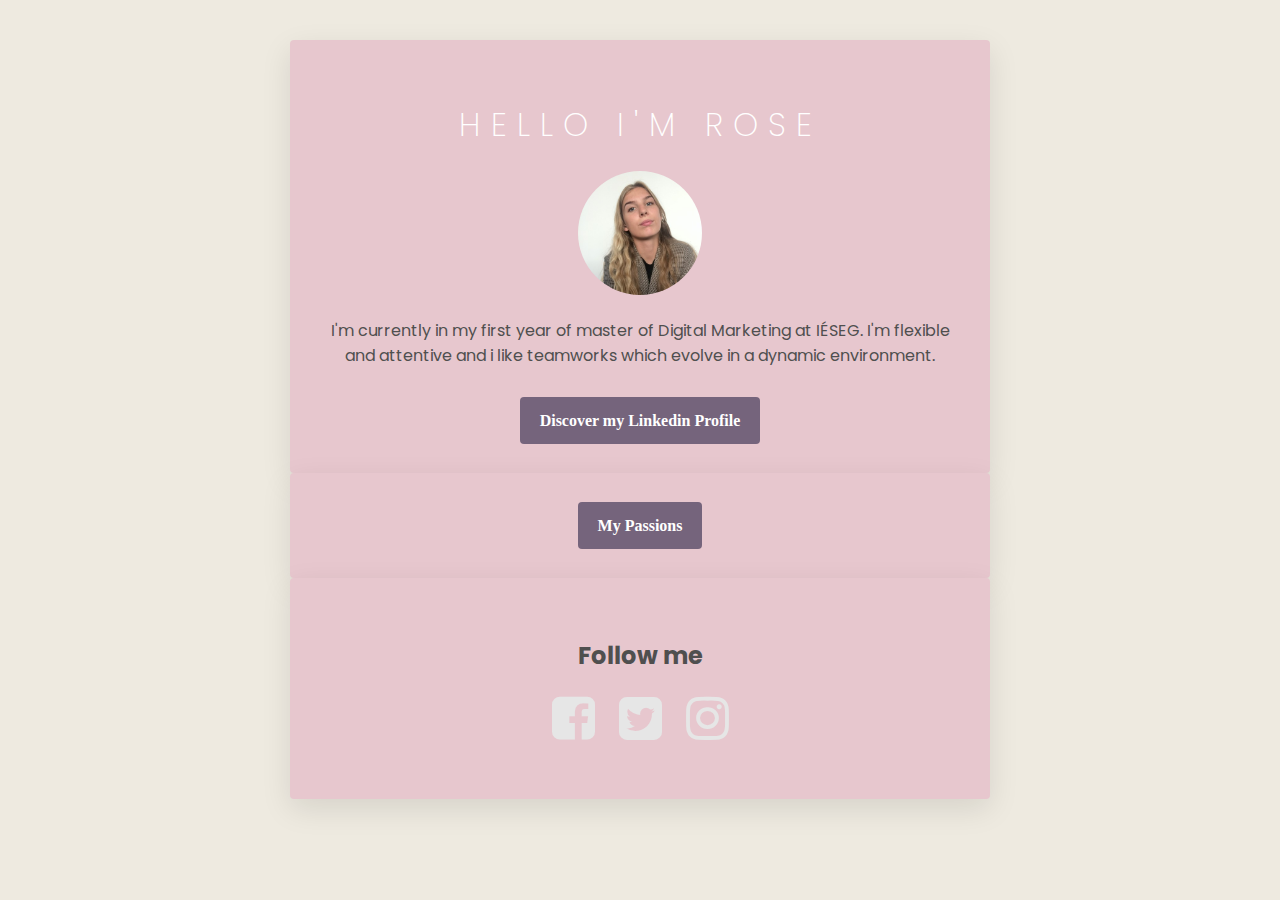
<file: index.html>
<!DOCTYPE html>

<!DOCTYPE html>
<html>
<head>
	<meta charset="utf-8">
	<title>Rose de Witt's profile</title>
	<meta name="description" content="This is the profile of Rose">
	<link rel="stylesheet" href="https://cdnjs.cloudflare.com/ajax/libs/font-awesome/4.7.0/css/font-awesome.min.css">
	<Link rel = "stylesheet" href = "style.css" />
	<link href='https://fonts.googleapis.com/css?family=Poppins' rel='stylesheet'>

</head>
<body>

	<div class="container"> 

		<div class="card-white" id="introduction">
		
			<h1>Hello I'm Rose</h1>
				<img src="images/profile.jpg" class="img-circle " alt="Rose de Witt">
					<p>I'm currently in my first year of master of Digital Marketing at IÉSEG. I'm flexible and attentive and i like teamworks which evolve in a dynamic environment. </p>
						<a href="https://www.linkedin.com/in/rose-de-witt-2802161a3/" class="btn-blue">Discover my Linkedin Profile</a>
		</div>

    	<div class="card-white">
    		<a href="secondpage.html" class="btn-blue">My Passions</a>
	
		</div>	

		<div class="card-white"> 

			<h2>Follow me</h2>
				<ul class="list-inline">
					<li>
						<a href="https://www.facebook.com/rose.dewitt.94">
						<i class="fa fa-facebook-square"></i>
						</a>
					</li>
					<li>
						<a href="https://twitter.com/Rosedwt1">
						<i class="fa fa-twitter-square"></i>
						</a>
					</li>
					<li> 
						<a href="https://www.instagram.com/rose_dwt/">
							<i class="fa fa-instagram"></i>
						</a>

					</li>
				</ul>

		</div>


	</div>

</body>
</html>
</file>
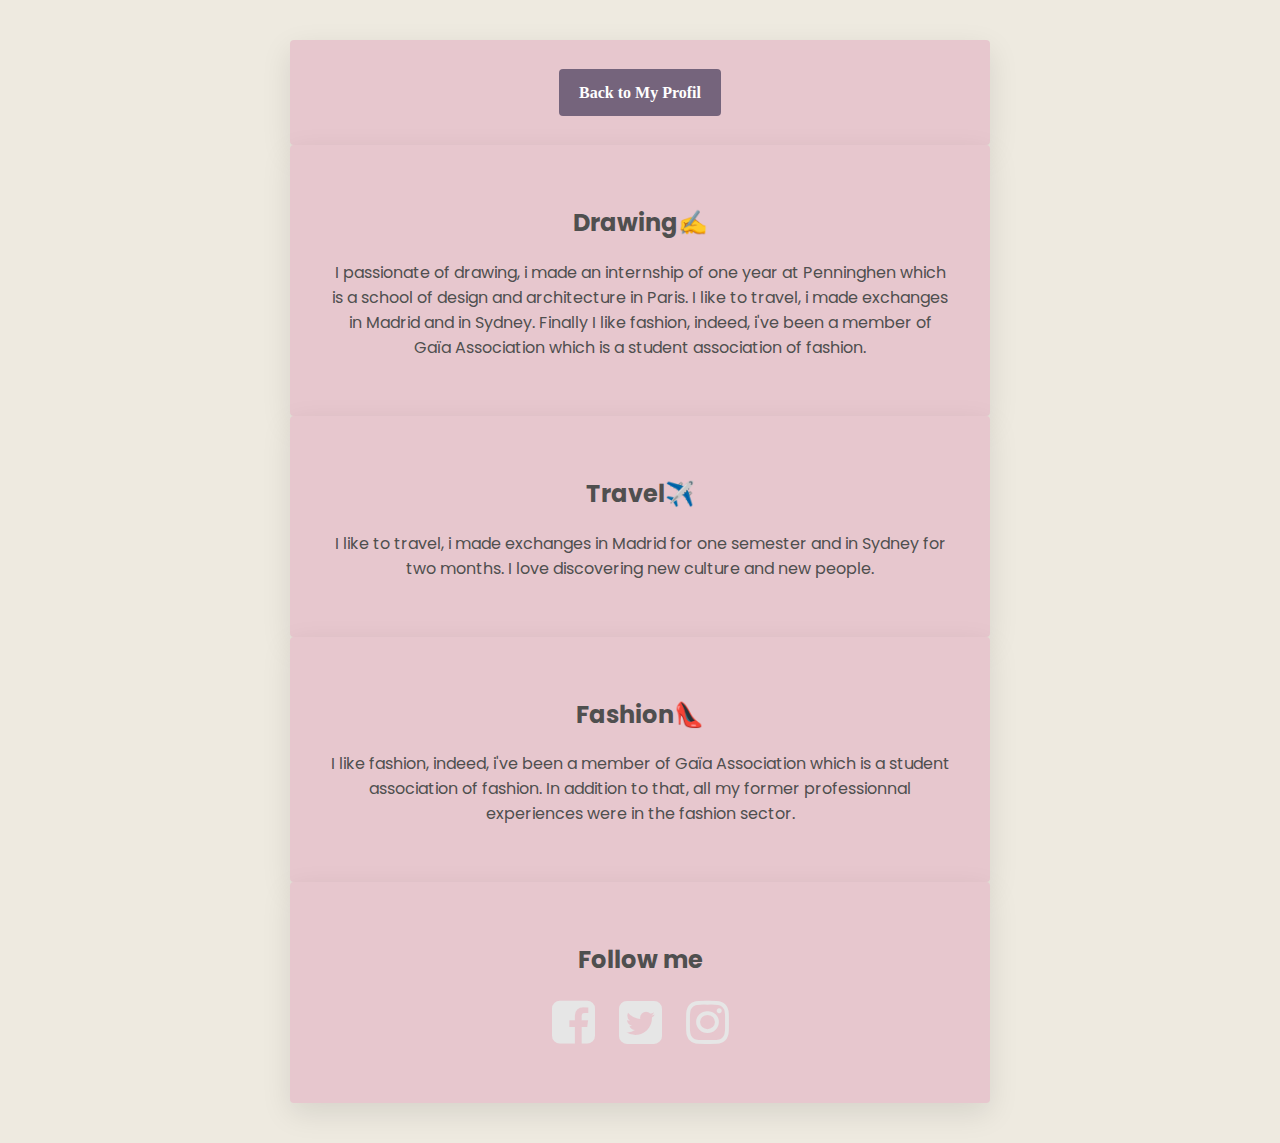
<file: secondpage.html>
<!DOCTYPE html>
<html>
<head>
	<meta charset="utf-8">
	<title>Rose de Witt's profile</title>
	<meta name="description" content="This is the profile of Rose">
	<link rel="stylesheet" href="https://cdnjs.cloudflare.com/ajax/libs/font-awesome/4.7.0/css/font-awesome.min.css">
	<Link rel = "stylesheet" href = "style.css" />
	<link href='https://fonts.googleapis.com/css?family=Poppins' rel='stylesheet'>

</head>
<body>

	<div class="container"> 

		<div class="card-white">
    		<a href="index.html" class="btn-blue">Back to My Profil</a>
	
		</div>	

    	<div class="card-white">
	
			<h2>Drawing✍️</h2>
				<p>I passionate of drawing, i made an internship of one year at Penninghen which is a school of design and architecture in Paris. I like to travel, i made exchanges in Madrid and in Sydney. Finally I like fashion, indeed, i've been a member of Gaïa Association which is a student association of fashion. </p>

		</div>

		<div class="card-white">

			<h2>Travel✈️</h2>
				<p>I like to travel, i made exchanges in Madrid for one semester and in Sydney for two months. I love discovering new culture and new people. </p>

		</div>

		<div class="card-white"> 

			<h2>Fashion👠</h2>
			<p>I like fashion, indeed, i've been a member of Gaïa Association which is a student association of fashion. In addition to that, all my former professionnal experiences were in the fashion sector. </p>

		</div>

		<div class="card-white"> 

			<h2>Follow me</h2>
				<ul class="list-inline">
					<li>
						<a href="https://www.facebook.com/rose.dewitt.94">
						<i class="fa fa-facebook-square"></i>
						</a>
					</li>
					<li>
						<a href="https://twitter.com/Rosedwt1">
						<i class="fa fa-twitter-square"></i>
						</a>
					</li>
					<li> 
						<a href="https://www.instagram.com/rose_dwt/">
							<i class="fa fa-instagram"></i>
						</a>

					</li>
				</ul>

		</div>


	</div>

</body>
</html>
</file>
<file: style.css>
body {
  background-color: #EEEAE0;
  color: rgb(79, 79, 79);
  font-family: 'Poppins', serif;
}

h1 {
  color: white;
  font-family: 'Poppins', serif;
  font-weight: 200;
  letter-spacing: 10px;
  font-size: 32px;
  text-transform: uppercase;

}

a {
  font-family: serif;
  text-decoration: none;
  font-weight: 600;
  font-size: 16px;

}

a:hover {
  background-color: black;
  color:  white; 
}
/*Customs design with class */

.container {
  width: 700px;
  margin:  40px auto;
  
}
@media screen and (max-width: 760px){
   .container{
         width: 600px;
         }  
}

@media screen and (max-width: 500px){
   .container{
         width: 400px;
         }  
}

@media screen and (max-width: 450px){
   .container{
         width: 300px;
         }  
}


.card-white {
  background-color: #E7C7CE;
  padding: 40px;
  box-shadow: 0px 10px 30px rgba(0,0,0,0.1);
  border-radius: 4px;
  margin: 50 px 50px;
  text-align: center;
}

.img-circle {
  border-radius: 50%;
   width: 20%;
}

.btn-blue {
  background-color: #75647C;
  color:  white;
  padding: 15px 20px;
  border-radius: 4px;
}

.btn-blue:hover {
  background-color: black;
  color:  white;
}

.list-inline {
  list-style: none;
  padding-left: 0px;
} 

.list-inline li {
  display: inline;
  padding: 10px ;
} 

.list-inline i {
  font-size: 50px;
  color: rgb(230,230,230);
} 

.list-inline i:hover {
  font-size: 50px;
  color: black;
} 


/*Customs design with id */

#introduction p{
  margin-bottom: 40px;
}
</file>
